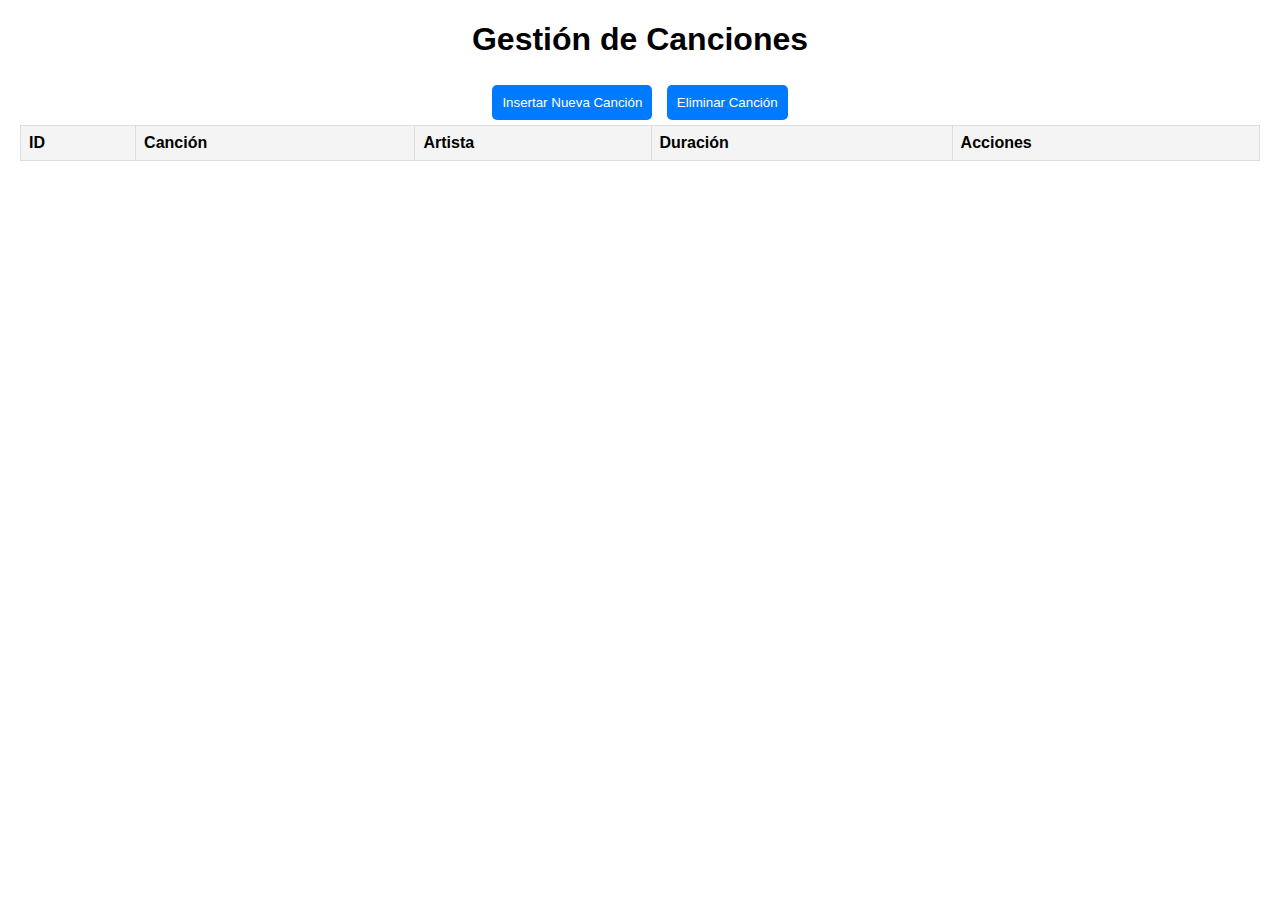
<file: apicanciones/index.html>
<!DOCTYPE html>
<html lang="es">
<head>
    <meta charset="UTF-8">
    <meta name="viewport" content="width=device-width, initial-scale=1.0">
    <title>Gestión de Canciones</title>
    <style>
        body {
            font-family: Arial, sans-serif;
            margin: 20px;
            text-align: center;
        }

        table {
            width: 100%;
            border-collapse: collapse;
            margin-bottom: 20px;
        }

        th, td {
            border: 1px solid #ddd;
            padding: 8px;
            text-align: left;
        }

        th {
            background-color: #f4f4f4;
        }

        button {
            margin: 5px;
            padding: 10px;
            border: none;
            background-color: #007BFF;
            color: white;
            cursor: pointer;
            border-radius: 5px;
        }

        button:hover {
            background-color: #0056b3;
        }

        .btn-editar {
            background-color: #28a745;
        }

        .btn-editar:hover {
            background-color: #218838;
        }

        /* Estilos mejorados para el formulario */
        #formCancion {
            display: none;
            position: fixed;
            top: 50%;
            left: 50%;
            transform: translate(-50%, -50%);
            background: rgba(255, 255, 255, 0.95);
            padding: 20px;
            border-radius: 10px;
            box-shadow: 0px 4px 10px rgba(0, 0, 0, 0.2);
            width: 300px;
            text-align: left;
            z-index: 1000;
        }

        #formCancion label {
            display: block;
            font-weight: bold;
            margin-bottom: 5px;
        }

        #formCancion input {
            width: 100%;
            padding: 8px;
            margin-bottom: 15px;
            border: 1px solid #ccc;
            border-radius: 5px;
        }

        #formCancion button {
            width: 100%;
            background-color: #007BFF;
        }
        
        /* Fondo oscuro cuando el formulario está activo */
        .overlay {
            display: none;
            position: fixed;
            top: 0;
            left: 0;
            right: 0;
            bottom: 0;
            background-color: rgba(0,0,0,0.5);
            z-index: 999;
        }
    </style>
</head>
<body>
<h1>Gestión de Canciones</h1>

<!-- Menú de opciones -->
<div>
    <button id="insertarCancion">Insertar Nueva Canción</button>
    <button id="eliminarCancion">Eliminar Canción</button>
</div>

<!-- Tabla de canciones -->
<table id="tabla-canciones">
    <thead>
    <tr>
        <th>ID</th>
        <th>Canción</th>
        <th>Artista</th>
        <th>Duración</th>
        <th>Acciones</th>
    </tr>
    </thead>
    <tbody>
    <!-- Las filas se agregarán dinámicamente aquí -->
    </tbody>
</table>

<!-- Overlay para oscurecer el fondo -->
<div class="overlay" id="overlay"></div>

<!-- Formulario mejorado -->
<form id="formCancion">
    <h3 id="formTitulo"></h3>
    <label for="cancion">Canción:</label>
    <input type="text" name="cancion" id="cancion" required>
    <label for="artista">Artista:</label>
    <input type="text" name="artista" id="artista" required>
    <label for="duracion">Duración:</label>
    <input type="text" name="duracion" id="duracion" required>
    <button type="button" id="guardarCancion">Guardar</button>
    <button type="button" id="cancelarForm" style="background-color: #dc3545; margin-top: 10px;">Cancelar</button>
</form>

<script>
    const API_URL = 'http://localhost:3000/canciones';
    const tablaBody = document.querySelector('#tabla-canciones tbody');
    const formCancion = document.getElementById('formCancion');
    const overlay = document.getElementById('overlay');
    const formTitulo = document.getElementById('formTitulo');
    const inputCancion = document.getElementById('cancion');
    const inputArtista = document.getElementById('artista');
    const inputDuracion = document.getElementById('duracion');
    let editandoId = null;

    // Función para cargar canciones desde el servidor
    function cargarCanciones() {
        fetch(API_URL)
            .then(response => {
                if (!response.ok) {
                    throw new Error('Error en la respuesta del servidor: ' + response.status);
                }
                return response.json();
            })
            .then(data => {
                tablaBody.innerHTML = '';
                data.forEach(cancion => {
                    const fila = document.createElement('tr');
                    fila.innerHTML = `
                        <td>${cancion._id}</td>
                        <td>${cancion.cancion}</td>
                        <td>${cancion.artista}</td>
                        <td>${cancion.duracion}</td>
                        <td>
                            <button class="btn-editar" onclick="mostrarFormularioEditar('${cancion._id}', '${cancion.cancion}', '${cancion.artista}', '${cancion.duracion}')">Editar</button>
                        </td>
                    `;
                    tablaBody.appendChild(fila);
                });
            })
            .catch(error => {
                console.error('Error al cargar los datos:', error);
                alert('Error al cargar las canciones: ' + error.message);
            });
    }

    // Función para mostrar el formulario de edición
    function mostrarFormularioEditar(id, cancion, artista, duracion) {
        formTitulo.textContent = 'Editar Canción';
        inputCancion.value = cancion;
        inputArtista.value = artista;
        inputDuracion.value = duracion;
        formCancion.style.display = 'block';
        overlay.style.display = 'block';
        editandoId = id;
    }

    // Función para mostrar el formulario de inserción
    function mostrarFormulario(titulo, cancion = {}) {
        formTitulo.textContent = titulo;
        inputCancion.value = cancion.cancion || '';
        inputArtista.value = cancion.artista || '';
        inputDuracion.value = cancion.duracion || '';
        formCancion.style.display = 'block';
        overlay.style.display = 'block';
        editandoId = cancion._id || null;
    }

    // Evento para el botón de insertar canción
    document.getElementById('insertarCancion').addEventListener('click', () => {
        mostrarFormulario('Insertar Nueva Canción');
    });
    
    // Evento para el botón de cancelar
    document.getElementById('cancelarForm').addEventListener('click', () => {
        formCancion.style.display = 'none';
        overlay.style.display = 'none';
    });

    // Evento para el botón de guardar canción
    document.getElementById('guardarCancion').addEventListener('click', () => {
        const nuevaCancion = {
            cancion: inputCancion.value,
            artista: inputArtista.value,
            duracion: inputDuracion.value
        };

        if (editandoId) {
            // Actualizar canción existente
            fetch(`${API_URL}/${editandoId}`, {
                method: 'PUT',
                headers: { 'Content-Type': 'application/json' },
                body: JSON.stringify(nuevaCancion)
            })
                .then(response => {
                    if (!response.ok) {
                        throw new Error('Error al actualizar: ' + response.status);
                    }
                    return response.json();
                })
                .then(() => {
                    cargarCanciones();
                    formCancion.style.display = 'none';
                    overlay.style.display = 'none';
                    alert('Canción actualizada correctamente');
                })
                .catch(error => {
                    console.error('Error al editar la canción:', error);
                    alert('Error al actualizar la canción: ' + error.message);
                });
        } else {
            // Insertar nueva canción
            fetch(API_URL, {
                method: 'POST',
                headers: { 'Content-Type': 'application/json' },
                body: JSON.stringify(nuevaCancion)
            })
                .then(response => {
                    if (!response.ok) {
                        throw new Error('Error al insertar: ' + response.status);
                    }
                    return response.json();
                })
                .then(() => {
                    cargarCanciones();
                    formCancion.style.display = 'none';
                    overlay.style.display = 'none';
                    alert('Canción agregada correctamente');
                })
                .catch(error => {
                    console.error('Error al insertar la canción:', error);
                    alert('Error al insertar la canción: ' + error.message);
                });
        }
    });

    // Evento para eliminar una canción
    document.getElementById('eliminarCancion').addEventListener('click', () => {
        const id = prompt('Ingresa el ID de la canción a eliminar:');
        if (id) {
            fetch(`${API_URL}/${id}`, { 
                method: 'DELETE' 
            })
                .then(response => {
                    if (!response.ok) {
                        throw new Error('Error al eliminar: ' + response.status);
                    }
                    return response.json();
                })
                .then(() => {
                    cargarCanciones();
                    alert('Canción eliminada correctamente');
                })
                .catch(error => {
                    console.error('Error al eliminar la canción:', error);
                    alert('Error al eliminar la canción: ' + error.message);
                });
        }
    });

    // Función global para editar - necesaria para el onclick en la tabla
    window.mostrarFormularioEditar = mostrarFormularioEditar;

    // Cargar las canciones al iniciar la página
    cargarCanciones();
</script>
</body>
</html>
</file>
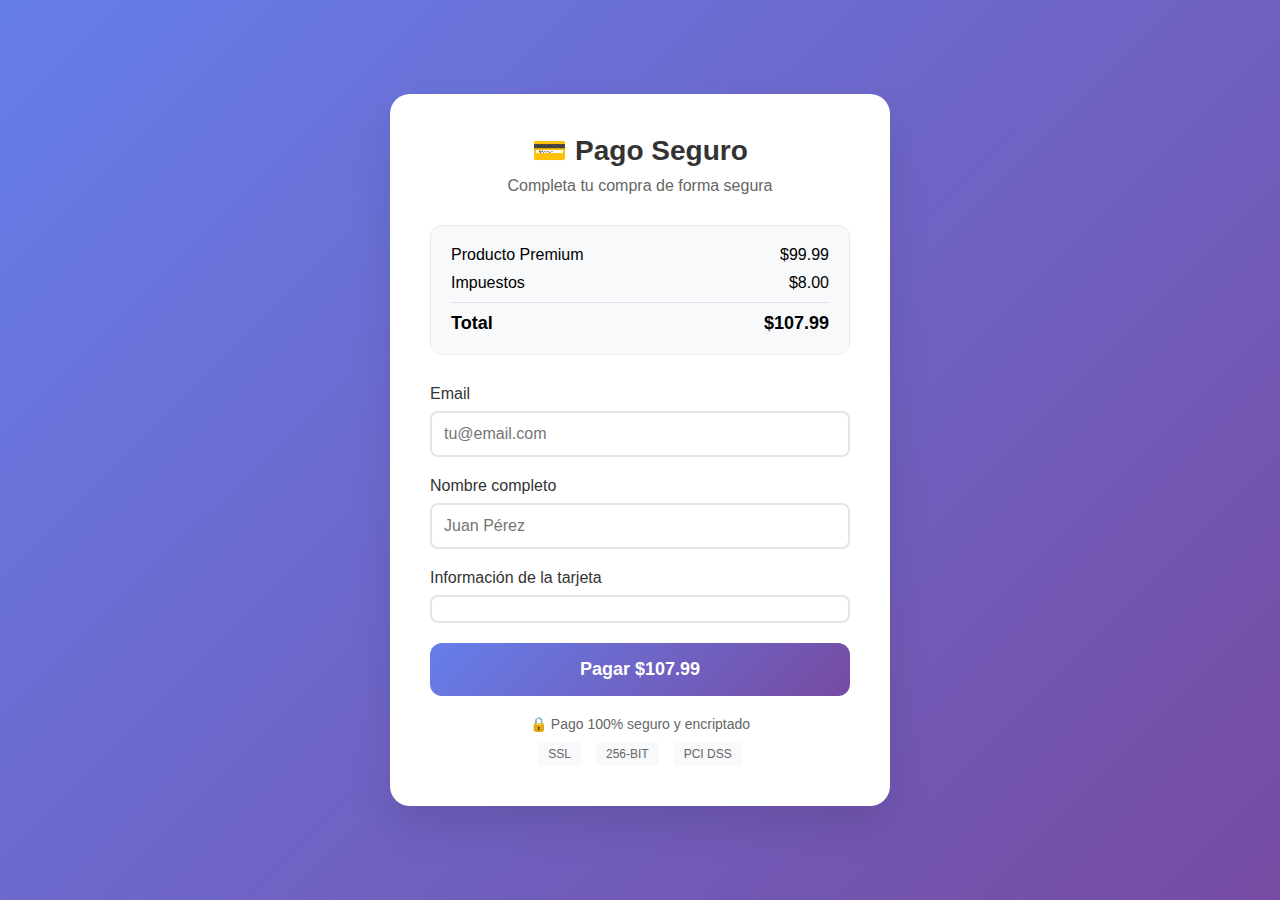
<file: pasareladepagos.html>
<!DOCTYPE html>
<html lang="es">
<head>
    <meta charset="UTF-8">
    <meta name="viewport" content="width=device-width, initial-scale=1.0">
    <title>Pasarela de Pagos - Stripe</title>
    <script src="https://js.stripe.com/v3/"></script>
    <style>
        * {
            margin: 0;
            padding: 0;
            box-sizing: border-box;
        }

        body {
            font-family: 'Arial', sans-serif;
            background: linear-gradient(135deg, #667eea 0%, #764ba2 100%);
            min-height: 100vh;
            display: flex;
            align-items: center;
            justify-content: center;
            padding: 20px;
        }

        .payment-container {
            background: white;
            border-radius: 20px;
            box-shadow: 0 20px 40px rgba(0,0,0,0.1);
            padding: 40px;
            width: 100%;
            max-width: 500px;
            animation: slideUp 0.6s ease-out;
        }

        @keyframes slideUp {
            from {
                opacity: 0;
                transform: translateY(30px);
            }
            to {
                opacity: 1;
                transform: translateY(0);
            }
        }

        .payment-header {
            text-align: center;
            margin-bottom: 30px;
        }

        .payment-header h1 {
            color: #333;
            font-size: 28px;
            margin-bottom: 10px;
        }

        .payment-header p {
            color: #666;
            font-size: 16px;
        }

        .product-info {
            background: #f8f9fa;
            border-radius: 12px;
            padding: 20px;
            margin-bottom: 30px;
            border: 1px solid #e9ecef;
        }

        .product-row {
            display: flex;
            justify-content: space-between;
            align-items: center;
            margin-bottom: 10px;
        }

        .product-row:last-child {
            margin-bottom: 0;
            padding-top: 10px;
            border-top: 1px solid #dee2e6;
            font-weight: bold;
            font-size: 18px;
        }

        .form-group {
            margin-bottom: 20px;
        }

        .form-group label {
            display: block;
            margin-bottom: 8px;
            color: #333;
            font-weight: 500;
        }

        .form-group input {
            width: 100%;
            padding: 12px;
            border: 2px solid #e1e5e9;
            border-radius: 8px;
            font-size: 16px;
            transition: border-color 0.3s ease;
        }

        .form-group input:focus {
            outline: none;
            border-color: #667eea;
        }

        .stripe-element {
            padding: 12px;
            border: 2px solid #e1e5e9;
            border-radius: 8px;
            background: white;
            transition: border-color 0.3s ease;
        }

        .stripe-element.focused {
            border-color: #667eea;
        }

        .stripe-element.invalid {
            border-color: #e74c3c;
        }

        .error-message {
            color: #e74c3c;
            font-size: 14px;
            margin-top: 8px;
            display: none;
        }

        .payment-button {
            width: 100%;
            background: linear-gradient(135deg, #667eea 0%, #764ba2 100%);
            color: white;
            border: none;
            padding: 16px;
            border-radius: 12px;
            font-size: 18px;
            font-weight: 600;
            cursor: pointer;
            transition: all 0.3s ease;
            position: relative;
            overflow: hidden;
        }

        .payment-button:hover:not(:disabled) {
            transform: translateY(-2px);
            box-shadow: 0 10px 20px rgba(102, 126, 234, 0.3);
        }

        .payment-button:disabled {
            opacity: 0.6;
            cursor: not-allowed;
            transform: none;
        }

        .payment-button .spinner {
            display: none;
            width: 20px;
            height: 20px;
            border: 2px solid transparent;
            border-top: 2px solid white;
            border-radius: 50%;
            animation: spin 1s linear infinite;
            margin-right: 10px;
        }

        @keyframes spin {
            0% { transform: rotate(0deg); }
            100% { transform: rotate(360deg); }
        }

        .success-message {
            display: none;
            background: #d4edda;
            color: #155724;
            border: 1px solid #c3e6cb;
            border-radius: 8px;
            padding: 15px;
            margin-bottom: 20px;
            text-align: center;
        }

        .security-info {
            text-align: center;
            margin-top: 20px;
            font-size: 14px;
            color: #666;
        }

        .security-icons {
            display: flex;
            justify-content: center;
            align-items: center;
            gap: 15px;
            margin-top: 10px;
        }

        .security-badge {
            background: #f8f9fa;
            padding: 5px 10px;
            border-radius: 4px;
            font-size: 12px;
            font-weight: 500;
        }
    </style>
</head>
<body>
    <div class="payment-container">
        <div class="payment-header">
            <h1>💳 Pago Seguro</h1>
            <p>Completa tu compra de forma segura</p>
        </div>

        <div class="product-info">
            <div class="product-row">
                <span>Producto Premium</span>
                <span>$99.99</span>
            </div>
            <div class="product-row">
                <span>Impuestos</span>
                <span>$8.00</span>
            </div>
            <div class="product-row">
                <span>Total</span>
                <span>$107.99</span>
            </div>
        </div>

        <div class="success-message" id="success-message">
            ✅ ¡Pago procesado exitosamente! Recibirás un email de confirmación.
        </div>

        <form id="payment-form">
            <div class="form-group">
                <label for="email">Email</label>
                <input type="email" id="email" name="email" placeholder="tu@email.com" required>
            </div>

            <div class="form-group">
                <label for="name">Nombre completo</label>
                <input type="text" id="name" name="name" placeholder="Juan Pérez" required>
            </div>

            <div class="form-group">
                <label for="card-element">Información de la tarjeta</label>
                <div id="card-element" class="stripe-element">
                    <!-- Stripe Elements se insertará aquí -->
                </div>
                <div id="card-errors" class="error-message"></div>
            </div>

            <button type="submit" id="submit-button" class="payment-button">
                <span class="spinner" id="spinner"></span>
                <span id="button-text">Pagar $107.99</span>
            </button>
        </form>

        <div class="security-info">
            <p>🔒 Pago 100% seguro y encriptado</p>
            <div class="security-icons">
                <span class="security-badge">SSL</span>
                <span class="security-badge">256-BIT</span>
                <span class="security-badge">PCI DSS</span>
            </div>
        </div>
    </div>

    <script>
        // IMPORTANTE: Reemplaza con tu clave pública de Stripe
        const stripe = Stripe('pk_test_TYooMQauvdEDq54NiTphI7jx'); // Clave de prueba - reemplazar con la real
        const elements = stripe.elements();

        // Crear el elemento de tarjeta con estilos personalizados
        const cardElement = elements.create('card', {
            style: {
                base: {
                    fontSize: '16px',
                    color: '#424770',
                    '::placeholder': {
                        color: '#aab7c4',
                    },
                    fontFamily: 'Arial, sans-serif',
                },
                invalid: {
                    color: '#9e2146',
                },
            },
            hidePostalCode: true
        });

        // Montar el elemento en el DOM
        cardElement.mount('#card-element');

        // Manejar cambios en tiempo real
        cardElement.on('change', function(event) {
            const displayError = document.getElementById('card-errors');
            const cardElementContainer = document.getElementById('card-element');
            
            if (event.error) {
                displayError.textContent = event.error.message;
                displayError.style.display = 'block';
                cardElementContainer.classList.add('invalid');
            } else {
                displayError.style.display = 'none';
                cardElementContainer.classList.remove('invalid');
            }

            // Agregar clase focused
            if (event.focused) {
                cardElementContainer.classList.add('focused');
            } else {
                cardElementContainer.classList.remove('focused');
            }
        });

        // Manejar el envío del formulario
        const form = document.getElementById('payment-form');
        const submitButton = document.getElementById('submit-button');
        const spinner = document.getElementById('spinner');
        const buttonText = document.getElementById('button-text');
        const successMessage = document.getElementById('success-message');

        form.addEventListener('submit', async function(event) {
            event.preventDefault();

            // Deshabilitar el botón y mostrar spinner
            submitButton.disabled = true;
            spinner.style.display = 'inline-block';
            buttonText.textContent = 'Procesando...';

            // Obtener datos del formulario
            const email = document.getElementById('email').value;
            const name = document.getElementById('name').value;

            try {
                // Crear el método de pago
                const {error, paymentMethod} = await stripe.createPaymentMethod({
                    type: 'card',
                    card: cardElement,
                    billing_details: {
                        name: name,
                        email: email,
                    },
                });

                if (error) {
                    // Mostrar error
                    const errorElement = document.getElementById('card-errors');
                    errorElement.textContent = error.message;
                    errorElement.style.display = 'block';
                } else {
                    // Aquí normalmente enviarías el paymentMethod.id a tu servidor
                    // Para este ejemplo, simularemos una respuesta exitosa
                    console.log('Payment Method creado:', paymentMethod);
                    
                    // Simular procesamiento del pago
                    await simulatePaymentProcessing(paymentMethod);
                }
            } catch (err) {
                console.error('Error:', err);
                const errorElement = document.getElementById('card-errors');
                errorElement.textContent = 'Ocurrió un error inesperado. Intenta nuevamente.';
                errorElement.style.display = 'block';
            }

            // Rehabilitar el botón
            submitButton.disabled = false;
            spinner.style.display = 'none';
            buttonText.textContent = 'Pagar $107.99';
        });

        // Función para simular el procesamiento del pago
        async function simulatePaymentProcessing(paymentMethod) {
            // En un caso real, aquí enviarías los datos a tu servidor
            return new Promise((resolve) => {
                setTimeout(() => {
                    // Simular respuesta exitosa
                    showSuccessMessage();
                    resolve();
                }, 2000);
            });
        }

        function showSuccessMessage() {
            form.style.display = 'none';
            successMessage.style.display = 'block';
            
            // Opcional: redirigir después de unos segundos
            setTimeout(() => {
                // window.location.href = '/thank-you';
                console.log('Redirigir a página de agradecimiento');
            }, 3000);
        }

        // IMPORTANTE: Integración con el backend
        // Para un entorno de producción, necesitarás:
        
        /*
        async function processPayment(paymentMethodId) {
            const response = await fetch('/create-payment-intent', {
                method: 'POST',
                headers: {
                    'Content-Type': 'application/json',
                },
                body: JSON.stringify({
                    payment_method_id: paymentMethodId,
                    amount: 10799, // Cantidad en centavos
                    currency: 'usd',
                    customer_email: document.getElementById('email').value,
                    customer_name: document.getElementById('name').value,
                }),
            });

            const result = await response.json();
            
            if (result.error) {
                throw new Error(result.error);
            }

            if (result.requires_action) {
                // Manejar autenticación 3D Secure
                const {error: confirmError} = await stripe.confirmCardPayment(
                    result.client_secret
                );
                
                if (confirmError) {
                    throw new Error(confirmError.message);
                }
            }

            return result;
        }
        */
    </script>
</body>
</html>
</file>
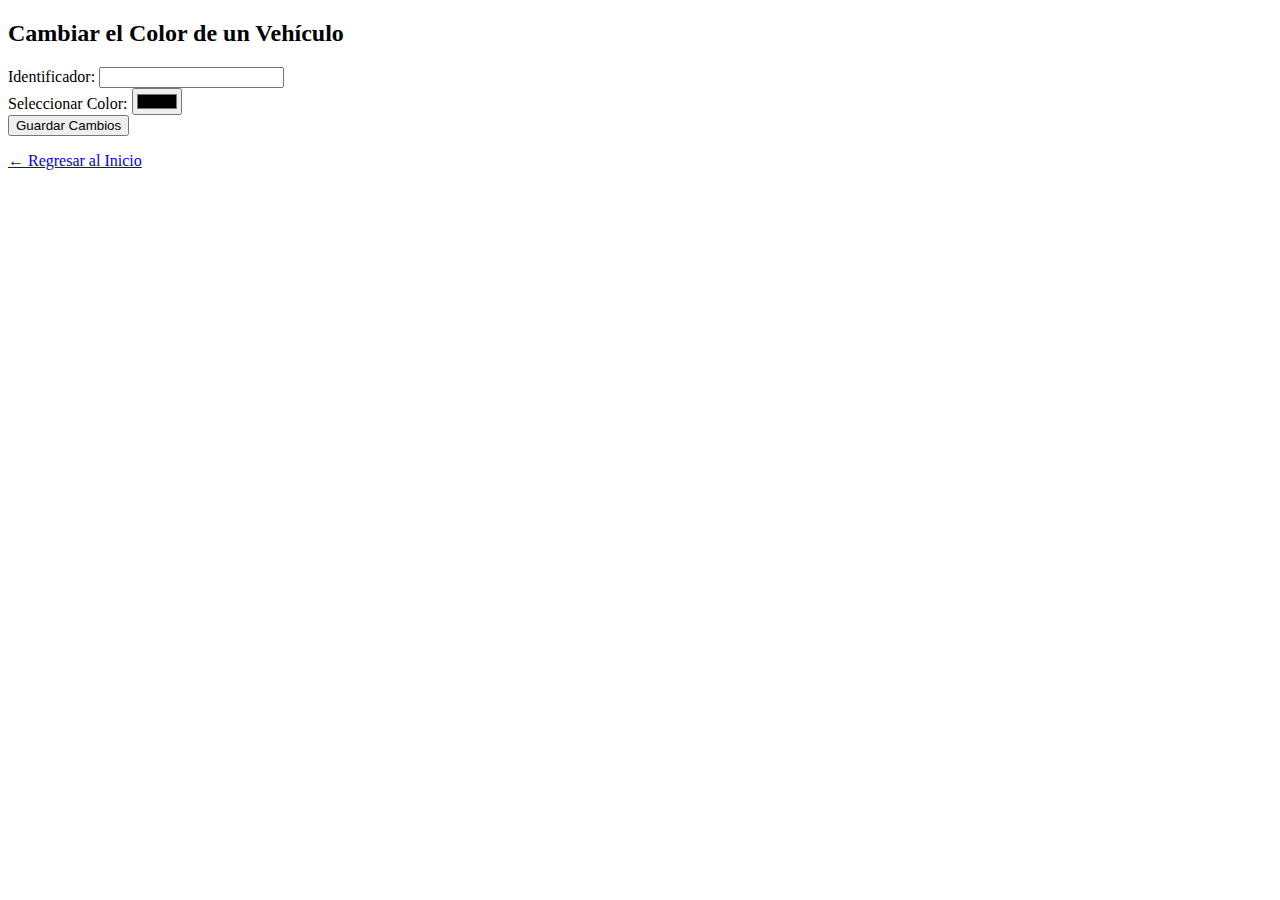
<file: retocrud/public/actualizar.html>
<!DOCTYPE html>
<html lang="es-MX">
<head>
    <meta charset="UTF-8">
    <meta name="viewport" content="width=device-width, initial-scale=1.0">
    <title>Modificar Vehículo</title>
</head>
<body>
    <h2>Cambiar el Color de un Vehículo</h2>

    <form id="formularioCambio">
        <div>
            <label for="vehiculoId">Identificador:</label>
            <input type="text" id="vehiculoId" name="vehiculoId" required>
        </div>
        <div>
            <label for="nuevoColor">Seleccionar Color:</label>
            <input type="color" id="nuevoColor" name="nuevoColor" required>
        </div>
        <button type="submit">Guardar Cambios</button>
    </form>

    <p><a href="/home.html">← Regresar al Inicio</a></p>

    <script>
        // Detectar ID en la URL (opcional para precargar)
        window.addEventListener('DOMContentLoaded', () => {
            const params = new URLSearchParams(window.location.search);
            const vehiculoId = params.get('id');
            if (vehiculoId) {
                document.getElementById('vehiculoId').value = vehiculoId;
            }
        });

        // Enviar la solicitud de actualización
        document.getElementById('formularioCambio').addEventListener('submit', async (e) => {
            e.preventDefault();

            const infoActualizada = {
                id: document.getElementById('vehiculoId').value,
                color: document.getElementById('nuevoColor').value
            };

            try {
                const respuesta = await fetch('/actualizar', {
                    method: 'POST',
                    headers: { 'Content-Type': 'application/json' },
                    body: JSON.stringify(infoActualizada)
                });

                if (!respuesta.ok) throw new Error('Error en la solicitud al servidor');

                const contenido = await respuesta.text();
                document.write(contenido); // Mostrar la respuesta HTML del backend
            } catch (error) {
                console.error('Error:', error);
                alert('No se pudo actualizar el vehículo: ' + error.message);
            }
        });
    </script>
</body>
</html>
</file>
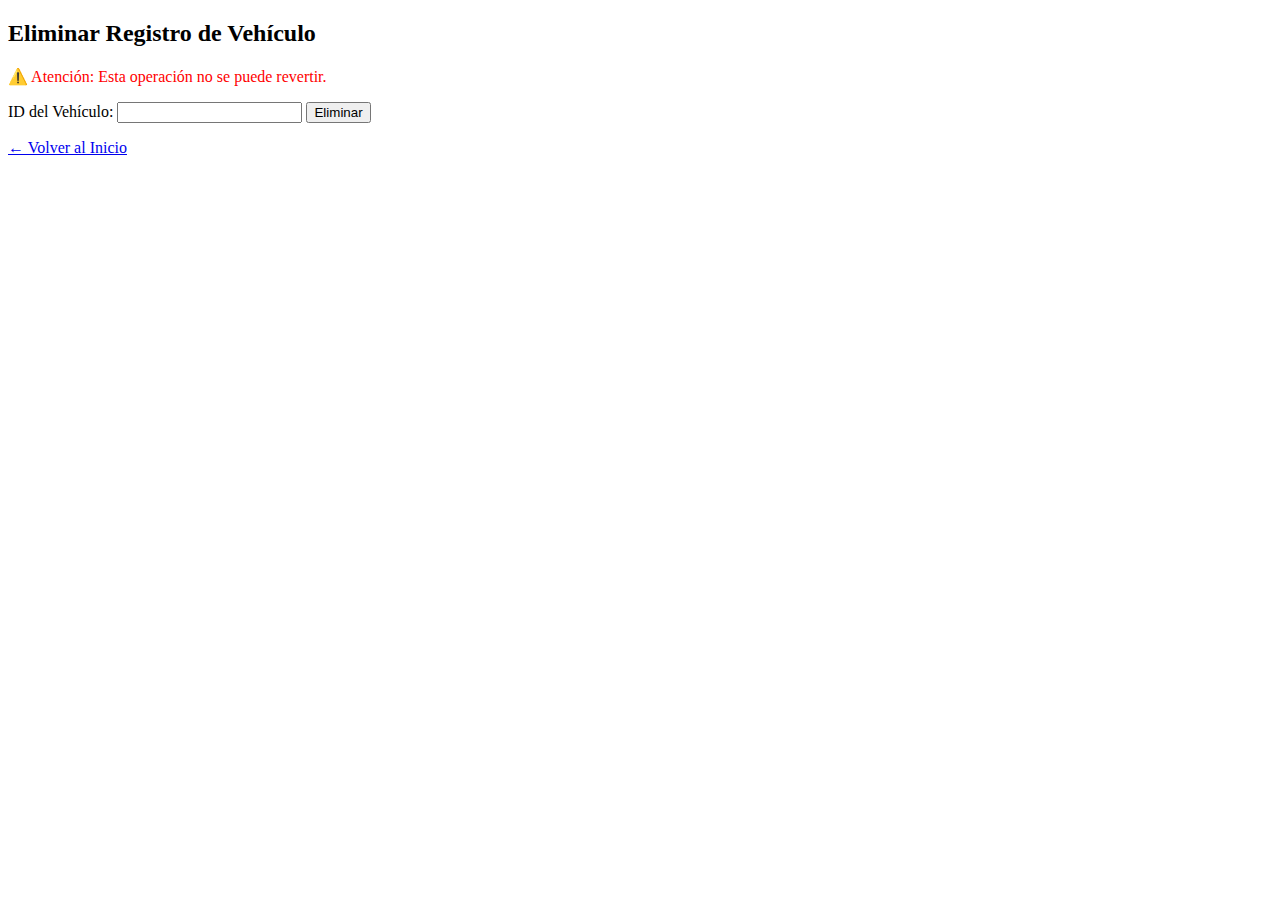
<file: retocrud/public/eliminar.html>
<!DOCTYPE html>
<html lang="es-MX">
<head>
    <meta charset="UTF-8">
    <meta name="viewport" content="width=device-width, initial-scale=1.0">
    <title>Eliminar Vehículo</title>
</head>
<body>
    <h2>Eliminar Registro de Vehículo</h2>

    <form id="formularioEliminacion">
        <p style="color: red;">⚠️ Atención: Esta operación no se puede revertir.</p>
        
        <label for="vehiculoId">ID del Vehículo:</label>
        <input type="text" id="vehiculoId" name="vehiculoId" required>

        <button type="submit">Eliminar</button>
    </form>

    <p><a href="/home.html">← Volver al Inicio</a></p>

    <script>
        // Precargar ID desde la URL si está presente
        window.addEventListener('DOMContentLoaded', () => {
            const params = new URLSearchParams(window.location.search);
            const id = params.get('id');
            if (id) {
                document.getElementById('vehiculoId').value = id;
            }
        });

        // Manejar la solicitud de eliminación
        document.getElementById('formularioEliminacion').addEventListener('submit', async (e) => {
            e.preventDefault();

            const confirmar = confirm('¿Seguro que deseas eliminar este vehículo? Esta acción no se puede deshacer.');
            if (!confirmar) return;

            const datos = {
                id: document.getElementById('vehiculoId').value
            };

            try {
                const respuesta = await fetch('/eliminar', {
                    method: 'POST',
                    headers: {
                        'Content-Type': 'application/json'
                    },
                    body: JSON.stringify(datos)
                });

                if (!respuesta.ok) throw new Error('Fallo la comunicación con el servidor');

                const resultado = await respuesta.text();
                document.write(resultado); // Mostrar respuesta HTML del backend
            } catch (error) {
                console.error('Error al eliminar:', error);
                alert('Hubo un problema al intentar eliminar el vehículo: ' + error.message);
            }
        });
    </script>
</body>
</html>
</file>
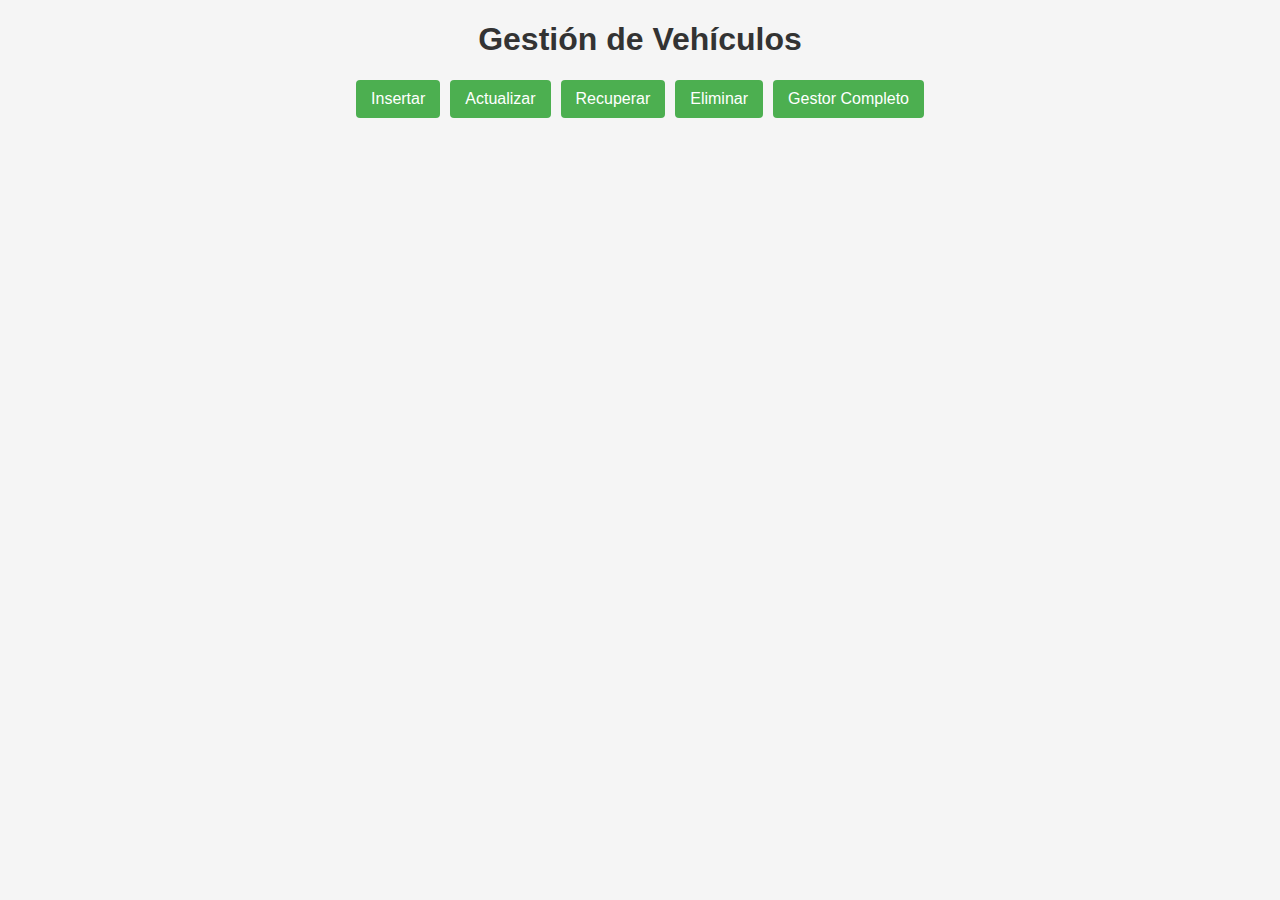
<file: retocrud/public/home.html>
<!DOCTYPE html>
<html lang="es">
<head>
    <meta charset="UTF-8">
    <meta name="viewport" content="width=device-width, initial-scale=1.0">
    <title>Menú Principal - Vehículos</title>
    <style>
        body {
            font-family: Arial, sans-serif;
            margin: 20px;
            background-color: #f5f5f5;
        }
        h1 {
            color: #333;
            text-align: center;
        }
        .menu {
            display: flex;
            justify-content: center;
            gap: 10px;
            margin-bottom: 20px;
            flex-wrap: wrap;
        }
        button {
            padding: 10px 15px;
            background-color: #4CAF50;
            color: white;
            border: none;
            border-radius: 4px;
            cursor: pointer;
            font-size: 16px;
        }
        button:hover {
            background-color: #45a049;
        }
        table {
            width: 100%;
            border-collapse: collapse;
            margin-top: 20px;
        }
        th, td {
            border: 1px solid #ddd;
            padding: 8px;
            text-align: left;
        }
        th {
            background-color: #4CAF50;
            color: white;
        }
        tr:nth-child(even) {
            background-color: #f2f2f2;
        }
        .color-muestra {
            display: inline-block;
            width: 20px;
            height: 20px;
            margin-right: 10px;
            border: 1px solid #ddd;
            vertical-align: middle;
        }
    </style>
</head>
<body>
    <h1>Gestión de Vehículos</h1>

    <div class="menu">
        <a href="/formulario-insertar.html"><button>Insertar</button></a>
        <a href="/formulario-actualizar.html"><button>Actualizar</button></a>
        <button id="recuperarBtn">Recuperar</button>
        <a href="/formulario-eliminar.html"><button>Eliminar</button></a>
        <a href="/gestor.html"><button>Gestor Completo</button></a>
    </div>

    <div id="resultadoContainer"></div>

    <script>
        document.getElementById('recuperarBtn').addEventListener('click', function() {
            document.getElementById('resultadoContainer').innerHTML = '<p>Cargando datos...</p>';

            fetch('/recuperar', {
                method: 'POST',
                headers: {
                    'Content-Type': 'application/json'
                }
            })
            .then(response => {
                if (!response.ok) throw new Error('Error en la respuesta del servidor');
                return response.json();
            })
            .then(data => {
                if (data.length === 0) {
                    document.getElementById('resultadoContainer').innerHTML =
                        '<p>No hay vehículos registrados en la base de datos.</p>';
                    return;
                }

                let tableHTML = '<h2>Vehículos Registrados</h2><table>';
                tableHTML += '<tr><th>ID</th><th>Marca</th><th>Modelo</th><th>Placa</th><th>Color</th><th>Año</th><th>Acciones</th></tr>';

                data.forEach(auto => {
                    tableHTML += `
                        <tr>
                            <td>${auto.id || ''}</td>
                            <td>${auto.marca || ''}</td>
                            <td>${auto.modelo || ''}</td>
                            <td>${auto.placa || ''}</td>
                            <td><span class="color-muestra" style="background-color:${auto.color || '#000000'}"></span> ${auto.color || ''}</td>
                            <td>${auto.anio || ''}</td>
                            <td>
                                <a href="/formulario-actualizar.html?id=${auto.id}"><button>Editar</button></a>
                                <button onclick="eliminarAuto('${auto.id}')">Eliminar</button>
                            </td>
                        </tr>`;
                });

                tableHTML += '</table>';
                document.getElementById('resultadoContainer').innerHTML = tableHTML;
            })
            .catch(error => {
                console.error('Error:', error);
                document.getElementById('resultadoContainer').innerHTML =
                    '<p>Error al recuperar los datos: ' + error.message + '</p>';
            });
        });

        function eliminarAuto(id) {
            if (confirm('¿Estás seguro de que deseas eliminar este vehículo?')) {
                fetch('/eliminar', {
                    method: 'POST',
                    headers: {
                        'Content-Type': 'application/json'
                    },
                    body: JSON.stringify({ id: id })
                })
                .then(response => {
                    if (!response.ok) throw new Error('Error en la respuesta del servidor');
                    return response.text();
                })
                .then(data => {
                    document.getElementById('recuperarBtn').click();
                })
                .catch(error => {
                    console.error('Error:', error);
                    alert('Error al eliminar el vehículo: ' + error.message);
                });
            }
        }
    </script>
</body>
</html>
</file>
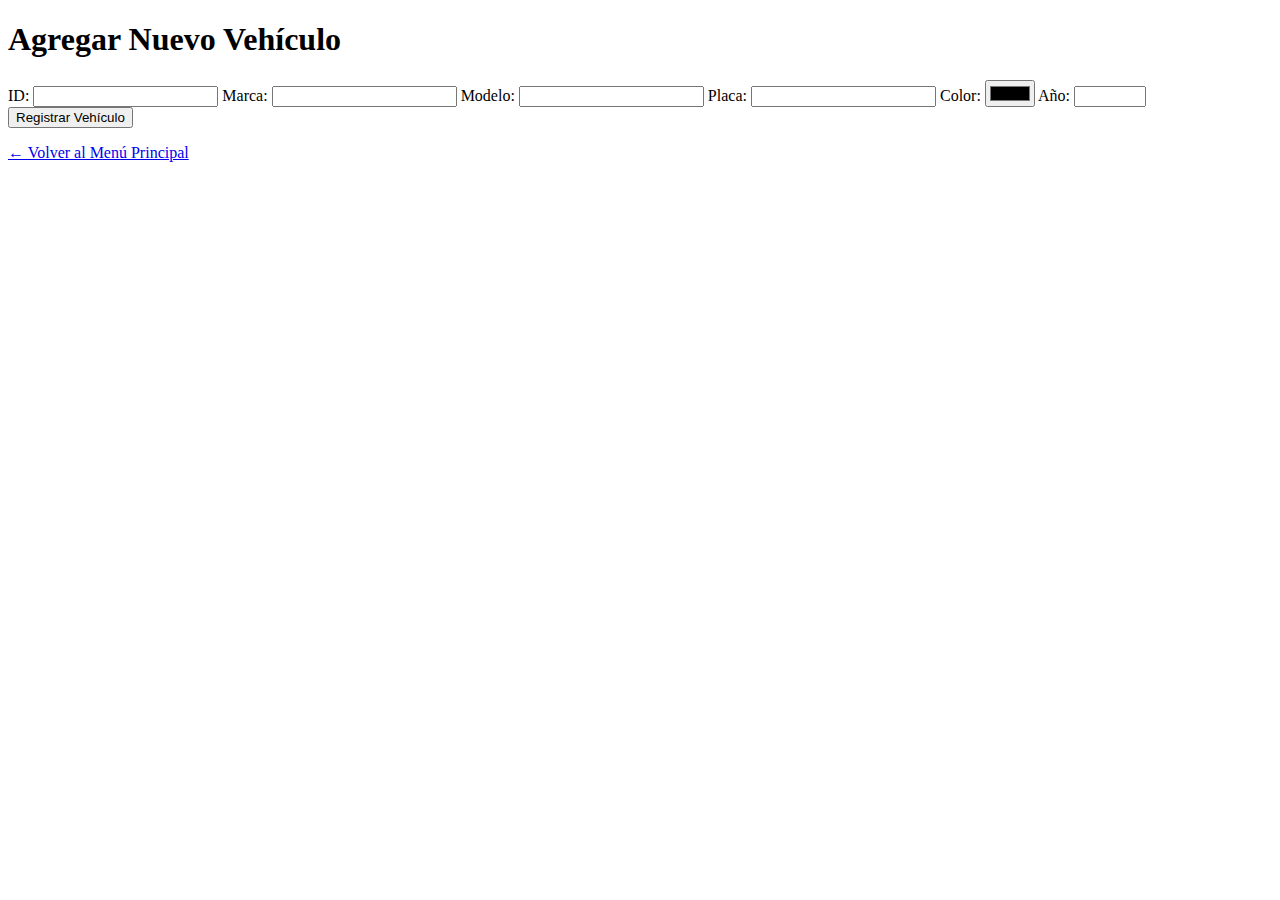
<file: retocrud/public/insertar.html>
<!DOCTYPE html>
<html lang="es">
<head>
    <meta charset="UTF-8">
    <meta name="viewport" content="width=device-width, initial-scale=1.0">
    <title>Agregar Vehículo</title>
</head>
<body>
    <h1>Agregar Nuevo Vehículo</h1>

    <form id="formAgregar">
        <label for="id">ID:</label>
        <input type="text" id="id" name="id" required>

        <label for="marca">Marca:</label>
        <input type="text" id="marca" name="marca" required>

        <label for="modelo">Modelo:</label>
        <input type="text" id="modelo" name="modelo" required>

        <label for="placa">Placa:</label>
        <input type="text" id="placa" name="placa" required>

        <label for="color">Color:</label>
        <input type="color" id="color" name="color" required>

        <label for="anio">Año:</label>
        <input type="number" id="anio" name="anio" min="1900" max="2025" required>

        <button type="submit">Registrar Vehículo</button>
    </form>

    <p><a href="/home.html">← Volver al Menú Principal</a></p>

    <script>
        document.getElementById('formAgregar').addEventListener('submit', function(event) {
            event.preventDefault();

            const datos = {
                id: document.getElementById('id').value,
                marca: document.getElementById('marca').value,
                modelo: document.getElementById('modelo').value,
                placa: document.getElementById('placa').value,
                color: document.getElementById('color').value,
                anio: document.getElementById('anio').value
            };

            fetch('/insertar', {
                method: 'POST',
                headers: {
                    'Content-Type': 'application/json'
                },
                body: JSON.stringify(datos)
            })
            .then(response => {
                if (!response.ok) {
                    throw new Error('Error en la respuesta del servidor');
                }
                return response.text();
            })
            .then(data => {
                window.location.href = '/home.html';
            })
            .catch(error => {
                console.error('Error:', error);
                alert('Error al registrar el vehículo: ' + error.message);
            });
        });
    </script>
</body>
</html>
</file>
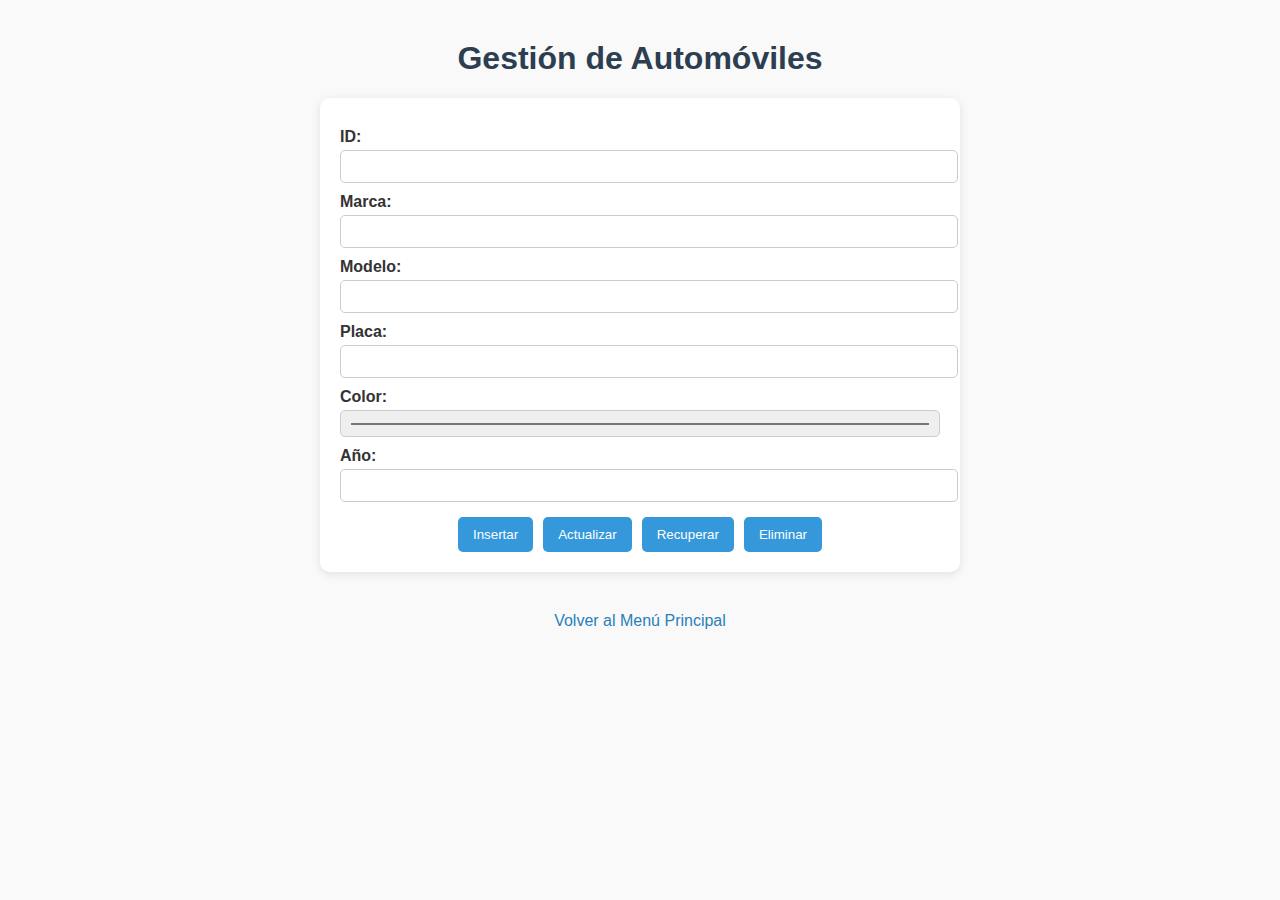
<file: retocrud/public/retoformulario.html>
<!DOCTYPE html>
<html lang="es">
<head>
  <meta charset="UTF-8">
  <meta name="viewport" content="width=device-width, initial-scale=1.0">
  <title>Gestión de Automóviles</title>
  <style>
    body {
      font-family: 'Segoe UI', Tahoma, Geneva, Verdana, sans-serif;
      margin: 40px;
      background-color: #f9f9f9;
      color: #333;
    }

    h1 {
      text-align: center;
      color: #2c3e50;
    }

    form {
      max-width: 600px;
      margin: 0 auto;
      padding: 20px;
      background-color: #ffffff;
      border-radius: 10px;
      box-shadow: 0 2px 10px rgba(0,0,0,0.1);
    }

    label {
      display: block;
      margin-top: 10px;
      font-weight: bold;
    }

    input[type="text"],
    input[type="number"],
    input[type="color"] {
      width: 100%;
      padding: 8px;
      margin-top: 4px;
      border: 1px solid #ccc;
      border-radius: 5px;
    }

    .botones {
      margin-top: 15px;
      display: flex;
      flex-wrap: wrap;
      gap: 10px;
      justify-content: center;
    }

    .botones button {
      background-color: #3498db;
      color: white;
      border: none;
      padding: 10px 15px;
      border-radius: 5px;
      cursor: pointer;
      transition: background-color 0.3s;
    }

    .botones button:hover {
      background-color: #2980b9;
    }

    #resultadoContainer {
      margin-top: 40px;
      max-width: 900px;
      margin-left: auto;
      margin-right: auto;
    }

    table {
      width: 100%;
      border-collapse: collapse;
      background-color: #fff;
      border-radius: 10px;
      overflow: hidden;
      box-shadow: 0 2px 8px rgba(0,0,0,0.1);
    }

    th, td {
      padding: 12px;
      border-bottom: 1px solid #ddd;
      text-align: center;
    }

    th {
      background-color: #ecf0f1;
      color: #2c3e50;
    }

    .color-muestra {
      display: inline-block;
      width: 20px;
      height: 20px;
      border-radius: 50%;
      vertical-align: middle;
      margin-right: 5px;
      border: 1px solid #aaa;
    }

    a {
      display: block;
      text-align: center;
      margin-top: 30px;
      text-decoration: none;
      color: #2980b9;
    }

    a:hover {
      text-decoration: underline;
    }
  </style>
</head>
<body>
  <h1>Gestión de Automóviles</h1>

  <form id="crudForm">
    <label for="id">ID:</label>
    <input type="text" name="id" id="id" required>
    
    <label for="marca">Marca:</label>
    <input type="text" name="marca" id="marca">

    <label for="modelo">Modelo:</label>
    <input type="text" name="modelo" id="modelo">
    
    <label for="placa">Placa:</label>
    <input type="text" name="placa" id="placa">
    
    <label for="color">Color:</label>
    <input type="color" name="color" id="color">
    
    <label for="anio">Año:</label>
    <input type="number" name="anio" id="anio" min="1900" max="2025">

    <div class="botones">
      <button type="button" id="insertarBtn">Insertar</button>
      <button type="button" id="actualizarBtn">Actualizar</button>
      <button type="button" id="recuperarBtn">Recuperar</button>
      <button type="button" id="eliminarBtn">Eliminar</button>
    </div>
  </form>

  <div id="resultadoContainer"></div>

  <a href="/home">Volver al Menú Principal</a>

  <!-- Aquí va tu script JS tal como lo tienes -->
  <script>
    // ... tu código JavaScript permanece igual (no se repite aquí para brevedad) ...
  </script>
</body>
</html>
</file>
